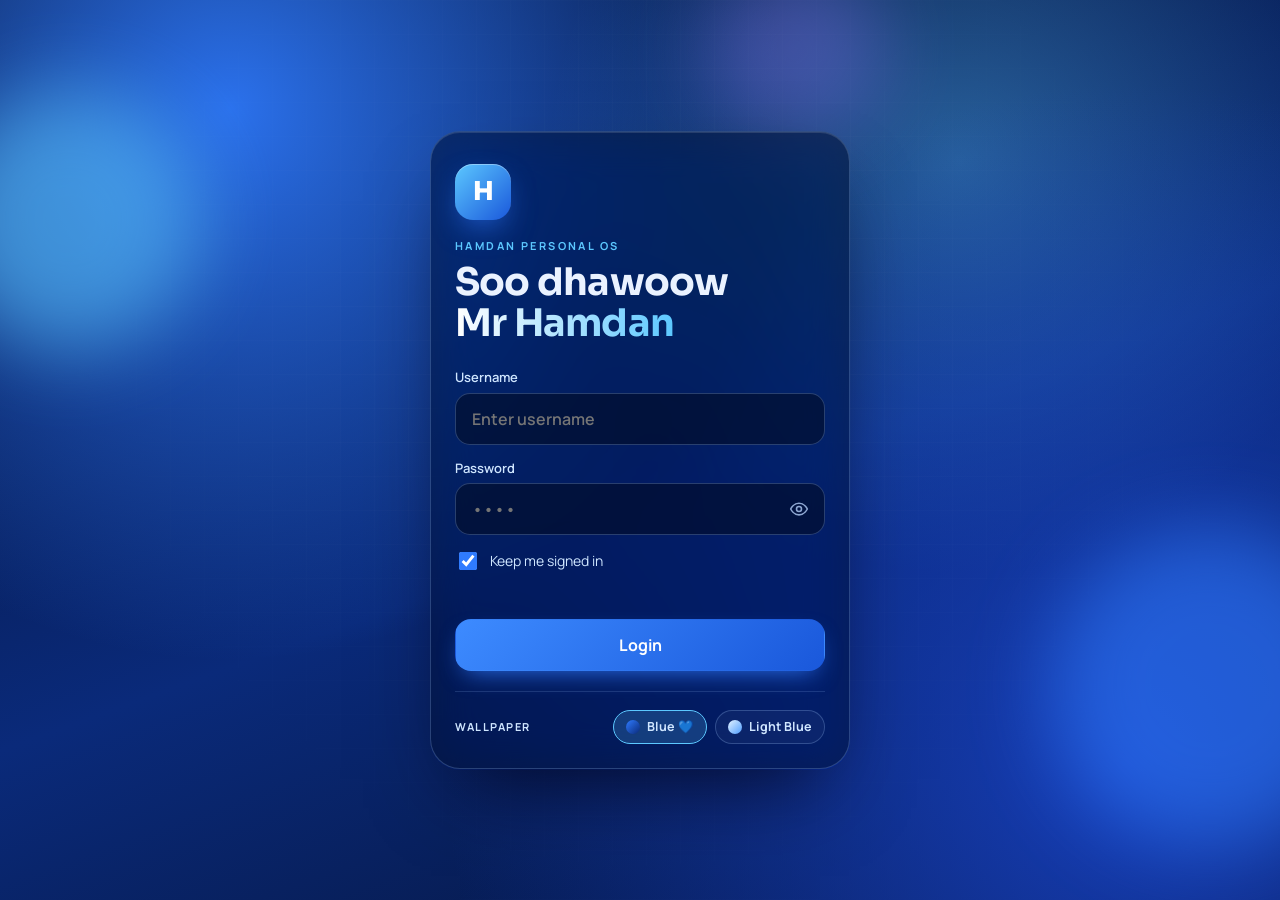
<file: index.html>
<!doctype html>
<html lang="en">
<head>
  <meta charset="utf-8">
  <meta name="viewport" content="width=device-width, initial-scale=1, viewport-fit=cover">
  <meta name="theme-color" content="#061434">
  <meta name="description" content="HAMDAN PERSONAL OS — personal finance dashboard for Mr Hamdan.">
  <meta name="mobile-web-app-capable" content="yes">
  <title>HAMDAN PERSONAL OS</title>
  <link rel="icon" href="icon.svg" type="image/svg+xml">
  <link rel="manifest" href="manifest.webmanifest">
  <link rel="preconnect" href="https://fonts.googleapis.com">
  <link rel="preconnect" href="https://fonts.gstatic.com" crossorigin>
  <link href="https://fonts.googleapis.com/css2?family=Manrope:wght@400;500;600;700;800&family=Sora:wght@500;600;700;800&display=swap" rel="stylesheet">
  <link rel="stylesheet" href="styles.css">
</head>
<body class="wp-blue">

  <!-- ============ LOGIN / WELCOME ============ -->
  <section id="login" class="login" aria-label="Login">
    <div class="wall" aria-hidden="true">
      <span class="orb o1"></span><span class="orb o2"></span><span class="orb o3"></span>
    </div>
    <div class="login-card" id="loginCard">
      <div class="logo-mark" aria-hidden="true">H</div>
      <p class="eyebrow">HAMDAN PERSONAL OS</p>
      <h1 class="welcome">Soo dhawoow<br><span>Mr Hamdan</span></h1>
      <form id="loginForm" class="login-form" autocomplete="on" novalidate>
        <label class="lfield">
          <span>Username</span>
          <input id="lu" name="username" autocomplete="username" autocapitalize="none" spellcheck="false" placeholder="Enter username" required>
        </label>
        <label class="lfield">
          <span>Password</span>
          <div class="pw">
            <input id="lp" name="password" type="password" inputmode="numeric" autocomplete="current-password" placeholder="••••" required>
            <button type="button" id="pwToggle" class="pw-toggle" aria-label="Show password"></button>
          </div>
        </label>
        <label class="check"><input type="checkbox" id="remember" checked> <span>Keep me signed in</span></label>
        <p id="loginErr" class="login-err" role="alert"></p>
        <button class="btn primary block lg" type="submit">Login</button>
      </form>
      <div class="wp-switch" role="group" aria-label="Welcome wallpaper">
        <span>Wallpaper</span>
        <button type="button" data-wp="blue" class="wp-chip"><i class="sw sw-blue"></i>Blue 💙</button>
        <button type="button" data-wp="light" class="wp-chip"><i class="sw sw-light"></i>Light Blue</button>
      </div>
    </div>
  </section>

  <!-- ============ AFTER-LOGIN SPLASH ============ -->
  <div id="splash" class="splash" hidden>
    <div class="splash-inner">
      <div class="logo-mark big" aria-hidden="true">H</div>
      <h2>Waad bilaawi kartaa xisaabta</h2>
      <p>HAMdan · Personal OS</p>
    </div>
  </div>

  <!-- ============ APP ============ -->
  <div id="app" class="app" hidden>
    <aside id="sidebar" class="sidebar" aria-label="Main navigation">
      <div class="brand">
        <div class="logo-mark sm" aria-hidden="true">H</div>
        <div><strong>HAMdan</strong><small>Personal OS</small></div>
      </div>
      <nav id="nav" class="nav"></nav>
      <button class="nav-item logout" id="logoutBtn" type="button"></button>
    </aside>
    <div class="scrim" id="scrim"></div>

    <main class="main">
      <header class="topbar">
        <button class="icon-btn only-mobile" id="menuBtn" type="button" aria-label="Open menu"></button>
        <div class="top-title">
          <span class="top-brand">HAMdan</span>
          <h2 id="pageTitle">Dashboard</h2>
        </div>
        <a class="btn sm" id="updateCenterLink" href="update-center.html" aria-label="Open GSG AI Update Center">Update Center</a>
        <button class="avatar sm" id="topAvatar" type="button" aria-label="Profile photo"></button>
      </header>
      <div id="view" class="view"></div>
    </main>

    <nav class="bottombar" id="bottombar" aria-label="Quick navigation"></nav>
    <button class="fab" id="fab" type="button" aria-label="Add"></button>
  </div>

  <!-- ============ MODAL ============ -->
  <div id="modal" class="modal" hidden>
    <div class="modal-card" role="dialog" aria-modal="true" aria-labelledby="modalTitle">
      <header class="modal-head">
        <h3 id="modalTitle"></h3>
        <button class="icon-btn" type="button" data-close aria-label="Close" id="modalX"></button>
      </header>
      <div id="modalBody" class="modal-body"></div>
    </div>
  </div>

  <div id="toasts" class="toasts" aria-live="polite"></div>
  <div id="print-area"></div>

  <input type="file" id="photoInput" accept="image/*" hidden>
  <input type="file" id="importInput" accept="application/json,.json" hidden>

  <script src="app.js"></script>
</body>
</html>
</file>
<file: styles.css>
/* ==========================================================
   HAMDAN PERSONAL OS — styles
   Mobile-first, dark navy + blue theme
   ========================================================== */
:root {
  --bg: #040b1c;
  --bg2: #071331;
  --panel: rgba(13, 30, 66, .72);
  --panel-solid: #0b1b3d;
  --panel2: #10265a;
  --line: rgba(126, 174, 255, .13);
  --line2: rgba(126, 174, 255, .26);
  --blue: #2f7bff;
  --blue2: #1a58db;
  --sky: #5cc8ff;
  --ice: #cfe6ff;
  --text: #eaf2ff;
  --muted: #8ea7d2;
  --green: #34d399;
  --red: #fb7185;
  --amber: #fbbf24;
  --violet: #8b7bff;
  --r: 20px;
  --r-sm: 13px;
  --shadow: 0 24px 60px -24px rgba(0, 6, 26, .9);
  --font: 'Manrope', system-ui, -apple-system, 'Segoe UI', Roboto, sans-serif;
  --display: 'Sora', var(--font);
  --ease: cubic-bezier(.2, .8, .2, 1);
  --safe-b: env(safe-area-inset-bottom, 0px);
}

* { box-sizing: border-box; }
html { -webkit-text-size-adjust: 100%; scroll-behavior: smooth; }
body {
  margin: 0; min-height: 100vh; min-height: 100dvh;
  font-family: var(--font); font-size: 15px; line-height: 1.45;
  color: var(--text); background: var(--bg);
  -webkit-font-smoothing: antialiased; -webkit-tap-highlight-color: transparent;
  overflow-x: hidden;
}
body::before {
  content: ''; position: fixed; inset: 0; z-index: -1; transition: background .6s;
  background:
    radial-gradient(1100px 600px at 105% -10%, rgba(47, 123, 255, .24), transparent 60%),
    radial-gradient(800px 500px at -15% 105%, rgba(92, 200, 255, .12), transparent 60%),
    linear-gradient(180deg, var(--bg2), var(--bg));
}
body.wp-light::before {
  background:
    radial-gradient(1100px 600px at 105% -10%, rgba(92, 200, 255, .32), transparent 60%),
    radial-gradient(800px 500px at -15% 105%, rgba(140, 200, 255, .16), transparent 60%),
    linear-gradient(180deg, #0a1d48, #061230);
}
[hidden] { display: none !important; }
button { font: inherit; color: inherit; cursor: pointer; border: 0; background: none; }
input, select, textarea { font: inherit; color: inherit; }
a { color: var(--sky); text-decoration: none; }
h1, h2, h3, h4 { font-family: var(--display); letter-spacing: -.02em; margin: 0; font-weight: 700; }
p { margin: 0; }
svg.i { width: 20px; height: 20px; flex: none; fill: none; stroke: currentColor; stroke-width: 1.9; stroke-linecap: round; stroke-linejoin: round; }
.muted { color: var(--muted); }
.num { font-variant-numeric: tabular-nums; }
.pos { color: var(--green); }
.neg { color: var(--red); }
.eyebrow { font-size: 11px; letter-spacing: .22em; text-transform: uppercase; font-weight: 700; color: var(--sky); }

/* ---------- logo ---------- */
.logo-mark {
  width: 56px; height: 56px; border-radius: 18px; display: grid; place-items: center;
  font-family: var(--display); font-weight: 800; font-size: 26px; color: #fff;
  background: linear-gradient(135deg, var(--sky), var(--blue2));
  box-shadow: 0 12px 30px -8px rgba(47, 123, 255, .7), inset 0 1px 0 rgba(255,255,255,.35);
}
.logo-mark.sm { width: 40px; height: 40px; border-radius: 13px; font-size: 19px; }
.logo-mark.big { width: 84px; height: 84px; border-radius: 26px; font-size: 40px; }

/* ---------- buttons ---------- */
.btn {
  display: inline-flex; align-items: center; justify-content: center; gap: 8px;
  min-height: 44px; padding: 0 18px; border-radius: 14px; font-weight: 700; font-size: 14px;
  background: rgba(126, 174, 255, .1); border: 1px solid var(--line2); color: var(--text);
  transition: transform .15s var(--ease), background .2s, box-shadow .2s, border-color .2s;
  white-space: nowrap; user-select: none;
}
.btn:hover { background: rgba(126, 174, 255, .18); }
.btn:active { transform: scale(.97); }
.btn.primary {
  border-color: transparent; color: #fff;
  background: linear-gradient(135deg, #3d8bff, var(--blue2));
  box-shadow: 0 10px 24px -10px rgba(47, 123, 255, .9);
}
.btn.primary:hover { background: linear-gradient(135deg, #5297ff, #2163e6); }
.btn.success { background: rgba(52, 211, 153, .14); border-color: rgba(52, 211, 153, .35); color: #a7f3d0; }
.btn.danger { background: rgba(251, 113, 133, .14); border-color: rgba(251, 113, 133, .4); color: #fecdd3; }
.btn.ghost { background: transparent; }
.btn.sm { min-height: 36px; padding: 0 12px; font-size: 13px; border-radius: 11px; }
.btn.lg { min-height: 52px; font-size: 16px; border-radius: 16px; }
.btn.block { width: 100%; }
.btn svg.i { width: 18px; height: 18px; }
.icon-btn {
  width: 40px; height: 40px; border-radius: 12px; display: grid; place-items: center;
  background: rgba(126, 174, 255, .08); border: 1px solid var(--line); transition: background .2s, transform .15s;
}
.icon-btn:hover { background: rgba(126, 174, 255, .16); }
.icon-btn:active { transform: scale(.94); }
.icon-btn.sm { width: 34px; height: 34px; border-radius: 10px; }
.icon-btn.sm svg.i { width: 17px; height: 17px; }
.icon-btn.danger { color: var(--red); }

/* ==========================================================
   LOGIN + WALLPAPERS
   ========================================================== */
.login { position: fixed; inset: 0; z-index: 20; display: grid; place-items: center; padding: 24px 18px calc(24px + var(--safe-b)); overflow-y: auto; }
.wall, .hero-wall { position: absolute; inset: 0; overflow: hidden; transition: background .7s; }
.wall { position: fixed; }
.wp-blue .wall, .wp-blue .hero-wall {
  background:
    radial-gradient(circle at 18% 12%, rgba(47, 123, 255, .9) 0, transparent 42%),
    radial-gradient(circle at 88% 85%, rgba(23, 64, 190, .95) 0, transparent 50%),
    radial-gradient(circle at 75% 18%, rgba(92, 200, 255, .38) 0, transparent 34%),
    linear-gradient(160deg, #030d2a 0%, #0a2a7a 55%, #051338 100%);
}
.wp-light .wall, .wp-light .hero-wall {
  background:
    radial-gradient(circle at 15% 18%, rgba(255, 255, 255, .9) 0, transparent 40%),
    radial-gradient(circle at 85% 80%, rgba(47, 123, 255, .65) 0, transparent 52%),
    radial-gradient(circle at 70% 15%, rgba(190, 232, 255, .9) 0, transparent 35%),
    linear-gradient(160deg, #e3f2ff 0%, #9fd3ff 48%, #4f9dff 100%);
}
.wall::after, .hero-wall::after {
  content: ''; position: absolute; inset: 0; opacity: .5;
  background-image: linear-gradient(rgba(255,255,255,.05) 1px, transparent 1px), linear-gradient(90deg, rgba(255,255,255,.05) 1px, transparent 1px);
  background-size: 34px 34px;
  mask-image: radial-gradient(circle at 50% 40%, #000, transparent 75%);
  -webkit-mask-image: radial-gradient(circle at 50% 40%, #000, transparent 75%);
}
.orb { position: absolute; border-radius: 50%; filter: blur(40px); opacity: .55; animation: float 14s ease-in-out infinite; }
.o1 { width: 260px; height: 260px; left: -60px; top: 10%; background: #5cc8ff; }
.o2 { width: 320px; height: 320px; right: -90px; bottom: 6%; background: #2f7bff; animation-delay: -5s; }
.o3 { width: 180px; height: 180px; left: 55%; top: -40px; background: #8b7bff; animation-delay: -9s; opacity: .35; }
.wp-light .o1 { background: #ffffff; } .wp-light .o3 { background: #bfe6ff; }
@keyframes float { 0%, 100% { transform: translate(0, 0) scale(1); } 50% { transform: translate(30px, -26px) scale(1.08); } }

.login-card {
  position: relative; width: min(420px, 100%); padding: 32px 24px 24px; border-radius: 30px;
  background: rgba(5, 16, 44, .58); border: 1px solid rgba(160, 200, 255, .24);
  backdrop-filter: blur(22px) saturate(150%); -webkit-backdrop-filter: blur(22px) saturate(150%);
  box-shadow: 0 40px 80px -30px rgba(0, 0, 20, .8), inset 0 1px 0 rgba(255,255,255,.12);
  animation: rise .8s var(--ease) both;
}
.login-card .logo-mark { margin-bottom: 18px; }
.welcome { font-size: clamp(30px, 8vw, 38px); line-height: 1.08; margin: 8px 0 24px; }
.welcome span { background: linear-gradient(90deg, #fff, var(--sky)); -webkit-background-clip: text; background-clip: text; color: transparent; }
.login-form { display: grid; gap: 14px; }
.lfield { display: grid; gap: 6px; font-size: 13px; font-weight: 600; color: var(--ice); }
.lfield input {
  width: 100%; height: 52px; padding: 0 16px; border-radius: 15px; font-size: 16px;
  background: rgba(2, 10, 32, .55); border: 1px solid rgba(160, 200, 255, .25); outline: none; transition: border-color .2s, box-shadow .2s;
}
.lfield input:focus { border-color: var(--sky); box-shadow: 0 0 0 4px rgba(92, 200, 255, .18); }
.pw { position: relative; }
.pw input { padding-right: 52px; }
.pw-toggle { position: absolute; right: 6px; top: 6px; width: 40px; height: 40px; border-radius: 11px; display: grid; place-items: center; color: var(--muted); }
.check { display: flex; align-items: center; gap: 10px; font-size: 14px; color: var(--ice); }
.check input { width: 18px; height: 18px; accent-color: var(--blue); }
.login-err { min-height: 18px; font-size: 13px; color: #fecdd3; font-weight: 600; }
.wp-switch { display: flex; align-items: center; flex-wrap: wrap; gap: 8px; margin-top: 20px; padding-top: 18px; border-top: 1px solid rgba(160, 200, 255, .16); font-size: 12px; color: var(--ice); }
.wp-switch > span { margin-right: auto; text-transform: uppercase; letter-spacing: .14em; font-weight: 700; font-size: 11px; }
.wp-chip { display: inline-flex; align-items: center; gap: 7px; height: 34px; padding: 0 12px; border-radius: 999px; border: 1px solid rgba(160, 200, 255, .25); font-weight: 700; font-size: 12.5px; background: rgba(255,255,255,.04); transition: all .2s; }
.wp-chip.active { background: rgba(92, 200, 255, .2); border-color: var(--sky); }
.sw { width: 14px; height: 14px; border-radius: 50%; display: inline-block; }
.sw-blue { background: linear-gradient(135deg, #2f7bff, #0a2a7a); }
.sw-light { background: linear-gradient(135deg, #e3f2ff, #4f9dff); }

/* Light wallpaper login card */
.wp-light .login-card { background: rgba(255, 255, 255, .55); border-color: rgba(255, 255, 255, .8); color: #0a1f4d; }
.wp-light .login-card .eyebrow { color: #1a58db; }
.wp-light .welcome span { background: linear-gradient(90deg, #0a1f4d, #1a58db); -webkit-background-clip: text; background-clip: text; }
.wp-light .lfield, .wp-light .check, .wp-light .wp-switch { color: #173a7a; }
.wp-light .lfield input { background: rgba(255, 255, 255, .8); border-color: rgba(26, 88, 219, .25); color: #0a1f4d; }
.wp-light .lfield input::placeholder { color: #7a93c2; }
.wp-light .wp-chip { border-color: rgba(26, 88, 219, .25); }
.wp-light .wp-chip.active { background: rgba(47, 123, 255, .16); border-color: #2f7bff; }
.wp-light .login-err { color: #be123c; }
.wp-light .wp-switch { border-top-color: rgba(26, 88, 219, .18); }

.shake { animation: shake .45s; }
@keyframes shake { 20%, 60% { transform: translateX(-9px); } 40%, 80% { transform: translateX(9px); } }
@keyframes rise { from { opacity: 0; transform: translateY(24px) scale(.98); } to { opacity: 1; transform: none; } }

/* ---------- splash ---------- */
.splash { position: fixed; inset: 0; z-index: 60; display: grid; place-items: center; text-align: center; padding: 24px; background: radial-gradient(circle at 50% 40%, #12357f, #040b1c 70%); animation: fadeIn .4s both; }
.splash.out { animation: fadeOut .5s both; }
.splash-inner { display: grid; justify-items: center; gap: 18px; }
.splash .logo-mark { animation: pop .8s var(--ease) both; }
.splash h2 { font-size: clamp(26px, 7vw, 40px); max-width: 14ch; line-height: 1.15; animation: rise .8s .2s var(--ease) both; background: linear-gradient(90deg, #fff, var(--sky)); -webkit-background-clip: text; background-clip: text; color: transparent; }
.splash p { color: var(--muted); letter-spacing: .2em; text-transform: uppercase; font-size: 12px; font-weight: 700; animation: rise .8s .35s var(--ease) both; }
@keyframes pop { 0% { transform: scale(.3) rotate(-20deg); opacity: 0; } 70% { transform: scale(1.1); } 100% { transform: none; opacity: 1; } }
@keyframes fadeIn { from { opacity: 0; } }
@keyframes fadeOut { to { opacity: 0; visibility: hidden; } }

/* ==========================================================
   APP SHELL
   ========================================================== */
.app { min-height: 100dvh; }
.sidebar {
  position: fixed; z-index: 40; top: 0; bottom: 0; left: 0; width: 280px; padding: 20px 14px calc(16px + var(--safe-b));
  display: flex; flex-direction: column; gap: 14px;
  background: linear-gradient(180deg, #08173a, #050e26); border-right: 1px solid var(--line);
  transform: translateX(-102%); transition: transform .35s var(--ease); overflow-y: auto;
}
.sidebar.open { transform: none; box-shadow: 30px 0 60px rgba(0,0,0,.5); }
.scrim { position: fixed; inset: 0; z-index: 35; background: rgba(1, 5, 18, .6); backdrop-filter: blur(3px); opacity: 0; pointer-events: none; transition: opacity .3s; }
.scrim.show { opacity: 1; pointer-events: auto; }
.brand { display: flex; align-items: center; gap: 12px; padding: 4px 8px 14px; border-bottom: 1px solid var(--line); }
.brand strong { display: block; font-family: var(--display); font-size: 20px; letter-spacing: -.01em; }
.brand small { display: block; color: var(--muted); font-size: 11px; letter-spacing: .2em; text-transform: uppercase; font-weight: 700; }
.nav { display: grid; gap: 3px; }
.nav-item {
  display: flex; align-items: center; gap: 12px; width: 100%; padding: 11px 12px; border-radius: 13px;
  color: var(--muted); font-weight: 600; font-size: 14.5px; text-align: left; transition: background .2s, color .2s;
}
.nav-item:hover { background: rgba(126, 174, 255, .08); color: var(--text); }
.nav-item.active { color: #fff; background: linear-gradient(90deg, rgba(47, 123, 255, .32), rgba(47, 123, 255, .06)); box-shadow: inset 3px 0 0 var(--sky); }
.nav-item .badge { margin-left: auto; min-width: 22px; height: 22px; padding: 0 7px; border-radius: 99px; background: rgba(251, 113, 133, .2); color: #fecdd3; font-size: 11.5px; display: grid; place-items: center; font-weight: 800; }
.logout { margin-top: auto; color: #fecdd3; }

.main { padding-bottom: calc(96px + var(--safe-b)); }
.topbar {
  position: sticky; top: 0; z-index: 30; display: flex; align-items: center; gap: 12px;
  padding: 12px 16px; background: rgba(4, 11, 28, .72); backdrop-filter: blur(16px); -webkit-backdrop-filter: blur(16px);
  border-bottom: 1px solid var(--line);
}
.top-title { flex: 1; min-width: 0; }
.top-brand { display: block; font-size: 11px; font-weight: 800; letter-spacing: .22em; text-transform: uppercase; color: var(--sky); }
.top-title h2 { font-size: 18px; white-space: nowrap; overflow: hidden; text-overflow: ellipsis; }

.avatar { position: relative; border-radius: 50%; overflow: hidden; display: grid; place-items: center; background: linear-gradient(135deg, var(--sky), var(--blue2)); color: #fff; font-family: var(--display); font-weight: 800; flex: none; }
.avatar img { width: 100%; height: 100%; object-fit: cover; }
.avatar.sm { width: 40px; height: 40px; font-size: 16px; border: 2px solid rgba(92, 200, 255, .5); }
.avatar.xl { width: 92px; height: 92px; font-size: 38px; border: 3px solid rgba(255, 255, 255, .85); box-shadow: 0 14px 34px -10px rgba(0, 10, 50, .8); overflow: visible; }
.avatar.xl img, .avatar.xl .initials { border-radius: 50%; overflow: hidden; width: 100%; height: 100%; display: grid; place-items: center; }
.avatar .cam { position: absolute; right: -4px; bottom: -2px; width: 32px; height: 32px; border-radius: 50%; display: grid; place-items: center; background: var(--blue); border: 3px solid #fff; color: #fff; }
.avatar .cam svg.i { width: 15px; height: 15px; }

.view { padding: 18px 16px; max-width: 1180px; margin: 0 auto; display: grid; gap: 16px; }
.view.enter > * { animation: rise .5s var(--ease) both; }
.view.enter > *:nth-child(2) { animation-delay: .04s; }
.view.enter > *:nth-child(3) { animation-delay: .08s; }
.view.enter > *:nth-child(4) { animation-delay: .12s; }
.view.enter > *:nth-child(5) { animation-delay: .16s; }
.view.enter > *:nth-child(n+6) { animation-delay: .2s; }

.bottombar {
  position: fixed; z-index: 30; left: 10px; right: 10px; bottom: calc(10px + var(--safe-b));
  display: grid; grid-template-columns: repeat(5, 1fr); padding: 6px; border-radius: 22px;
  background: rgba(8, 22, 54, .86); border: 1px solid var(--line2);
  backdrop-filter: blur(18px); -webkit-backdrop-filter: blur(18px); box-shadow: var(--shadow);
}
.bb-item { display: grid; justify-items: center; gap: 3px; padding: 8px 2px 6px; border-radius: 16px; color: var(--muted); font-size: 10.5px; font-weight: 700; transition: color .2s, background .2s; }
.bb-item.active { color: #fff; background: rgba(47, 123, 255, .25); }
.bb-item svg.i { width: 22px; height: 22px; }
.fab {
  position: fixed; z-index: 31; right: 18px; bottom: calc(92px + var(--safe-b)); width: 58px; height: 58px; border-radius: 20px;
  display: grid; place-items: center; color: #fff; background: linear-gradient(135deg, var(--sky), var(--blue2));
  box-shadow: 0 16px 34px -10px rgba(47, 123, 255, .95); transition: transform .2s var(--ease);
}
.fab:active { transform: scale(.92); }
.fab svg.i { width: 26px; height: 26px; stroke-width: 2.4; }

/* ==========================================================
   COMPONENTS
   ========================================================== */
.card { background: var(--panel); border: 1px solid var(--line); border-radius: var(--r); padding: 18px; box-shadow: var(--shadow); backdrop-filter: blur(10px); -webkit-backdrop-filter: blur(10px); min-width: 0; }
.card-head { display: flex; align-items: center; justify-content: space-between; gap: 10px; margin-bottom: 14px; }
.card-head h3 { font-size: 16px; }
.card-head a { font-size: 13px; font-weight: 700; }
.grid { display: grid; gap: 12px; }
.stats { grid-template-columns: repeat(2, 1fr); }
.two { grid-template-columns: 1fr; }

.page-head { display: flex; flex-wrap: wrap; align-items: flex-end; justify-content: space-between; gap: 12px; }
.page-head h1 { font-size: 26px; }
.page-head p { color: var(--muted); margin-top: 4px; font-size: 14px; }
.page-head .actions { display: flex; gap: 8px; flex-wrap: wrap; }

.stat { position: relative; overflow: hidden; padding: 16px; border-radius: var(--r); background: var(--panel); border: 1px solid var(--line); box-shadow: var(--shadow); }
.stat::after { content: ''; position: absolute; right: -30px; top: -30px; width: 110px; height: 110px; border-radius: 50%; background: var(--tone, var(--blue)); opacity: .14; filter: blur(4px); }
.stat .s-ico { width: 36px; height: 36px; border-radius: 12px; display: grid; place-items: center; background: color-mix(in srgb, var(--tone, var(--blue)) 20%, transparent); color: var(--tone, var(--blue)); margin-bottom: 12px; }
.stat .s-ico svg.i { width: 19px; height: 19px; }
.stat span { display: block; font-size: 12.5px; color: var(--muted); font-weight: 600; }
.stat strong { display: block; font-family: var(--display); font-size: clamp(18px, 5vw, 24px); margin-top: 2px; font-variant-numeric: tabular-nums; letter-spacing: -.02em; overflow-wrap: anywhere; }

/* hero */
.hero { position: relative; overflow: hidden; border-radius: 26px; padding: 22px 18px 18px; min-height: 210px; display: flex; flex-direction: column; justify-content: space-between; gap: 22px; box-shadow: var(--shadow); border: 1px solid var(--line2); }
.hero-inner, .hero-balance { position: relative; z-index: 1; }
.hero-inner { display: flex; align-items: center; gap: 16px; }
.hero h1 { font-size: clamp(24px, 6.5vw, 34px); line-height: 1.1; margin: 4px 0; }
.hero .hero-date { color: rgba(234, 242, 255, .8); font-size: 13.5px; font-weight: 600; }
.hero-balance { display: flex; align-items: flex-end; justify-content: space-between; gap: 12px; flex-wrap: wrap; padding: 14px 16px; border-radius: 18px; background: rgba(3, 12, 40, .38); border: 1px solid rgba(255,255,255,.14); backdrop-filter: blur(10px); -webkit-backdrop-filter: blur(10px); }
.hero-balance span { font-size: 12px; text-transform: uppercase; letter-spacing: .16em; font-weight: 700; color: rgba(234, 242, 255, .75); }
.hero-balance strong { display: block; font-family: var(--display); font-size: clamp(26px, 8vw, 36px); font-variant-numeric: tabular-nums; }
.hero-brand { font-family: var(--display); font-weight: 800; font-size: 13px; letter-spacing: .3em; text-transform: uppercase; opacity: .8; }
.wp-light .hero { color: #0a1f4d; }
.wp-light .hero .eyebrow { color: #1a58db; }
.wp-light .hero .hero-date { color: #24427e; }
.wp-light .hero-balance { background: rgba(255, 255, 255, .45); border-color: rgba(255,255,255,.7); }
.wp-light .hero-balance span { color: #24427e; }

/* target ring */
.target-card { display: flex; align-items: center; gap: 18px; }
.ring { position: relative; width: 128px; height: 128px; flex: none; }
.ring svg { width: 100%; height: 100%; transform: rotate(-90deg); }
.ring .track { stroke: rgba(126, 174, 255, .14); }
.ring .bar { stroke: url(#ringGrad); stroke-linecap: round; animation: ring 1.4s var(--ease) both; }
@keyframes ring { from { stroke-dashoffset: var(--c); } }
.ring .center { position: absolute; inset: 0; display: grid; place-content: center; text-align: center; }
.ring .center strong { font-family: var(--display); font-size: 24px; }
.ring .center small { color: var(--muted); font-size: 11px; font-weight: 700; letter-spacing: .1em; text-transform: uppercase; }
.target-info h3 { font-size: 15px; color: var(--muted); font-weight: 600; font-family: var(--font); }
.target-info .big { font-family: var(--display); font-size: 28px; font-weight: 700; margin: 2px 0 6px; }
.target-info p { font-size: 13.5px; color: var(--muted); margin-bottom: 12px; }

/* bars chart */
.bars { display: grid; grid-template-columns: repeat(7, 1fr); align-items: end; gap: 8px; height: 150px; padding-top: 8px; }
.bar-col { display: grid; grid-template-rows: 1fr auto; height: 100%; gap: 6px; }
.bar-pair { display: flex; align-items: flex-end; justify-content: center; gap: 3px; height: 100%; }
.bar-pair i { width: 40%; max-width: 14px; min-height: 3px; border-radius: 6px 6px 3px 3px; animation: grow .9s var(--ease) both; transform-origin: bottom; }
.bar-pair i.in { background: linear-gradient(180deg, var(--sky), var(--blue)); }
.bar-pair i.out { background: linear-gradient(180deg, #fda4af, #e11d48); opacity: .85; }
.bar-col small { text-align: center; color: var(--muted); font-size: 11px; font-weight: 700; }
@keyframes grow { from { transform: scaleY(0); } }
.legend { display: flex; gap: 14px; font-size: 12px; color: var(--muted); font-weight: 600; }
.legend i { display: inline-block; width: 10px; height: 10px; border-radius: 3px; margin-right: 6px; vertical-align: -1px; }

/* quick actions */
.quick { display: grid; grid-template-columns: repeat(4, 1fr); gap: 10px; }
.q-btn { display: grid; justify-items: center; gap: 8px; padding: 14px 4px; border-radius: 16px; background: rgba(126, 174, 255, .06); border: 1px solid var(--line); font-size: 12px; font-weight: 700; color: var(--ice); transition: transform .15s, background .2s; text-align: center; }
.q-btn:active { transform: scale(.95); }
.q-btn:hover { background: rgba(126, 174, 255, .13); }
.q-btn .qi { width: 42px; height: 42px; border-radius: 14px; display: grid; place-items: center; background: color-mix(in srgb, var(--tone, var(--blue)) 22%, transparent); color: var(--tone, var(--sky)); }

/* lists */
.list { display: grid; gap: 8px; }
.row { display: flex; align-items: center; gap: 12px; padding: 12px; border-radius: 15px; background: rgba(126, 174, 255, .045); border: 1px solid var(--line); transition: background .2s; min-width: 0; }
.row:hover { background: rgba(126, 174, 255, .09); }
.row .r-ico { width: 40px; height: 40px; border-radius: 13px; display: grid; place-items: center; flex: none; }
.row .r-ico.in { background: rgba(52, 211, 153, .14); color: var(--green); }
.row .r-ico.out { background: rgba(251, 113, 133, .14); color: var(--red); }
.row .r-ico.blue { background: rgba(47, 123, 255, .18); color: var(--sky); }
.row .r-main { flex: 1; min-width: 0; }
.row .r-main strong { display: block; font-size: 14.5px; white-space: nowrap; overflow: hidden; text-overflow: ellipsis; }
.row .r-main small { display: block; color: var(--muted); font-size: 12.5px; white-space: nowrap; overflow: hidden; text-overflow: ellipsis; }
.row .r-amt { font-family: var(--display); font-weight: 700; font-variant-numeric: tabular-nums; white-space: nowrap; font-size: 15px; }
.row .r-acts { display: flex; gap: 6px; }
.group-label { font-size: 12px; font-weight: 800; color: var(--muted); letter-spacing: .12em; text-transform: uppercase; margin: 10px 2px 2px; display: flex; justify-content: space-between; }
.empty { text-align: center; padding: 30px 16px; color: var(--muted); }
.empty .e-ico { width: 56px; height: 56px; margin: 0 auto 12px; border-radius: 18px; display: grid; place-items: center; background: rgba(47, 123, 255, .12); color: var(--sky); }
.empty strong { display: block; color: var(--text); font-size: 15px; margin-bottom: 4px; }

/* accounts */
.acc-grid { display: grid; grid-template-columns: 1fr; gap: 12px; }
.acc { position: relative; overflow: hidden; border-radius: 22px; padding: 18px; min-height: 160px; display: flex; flex-direction: column; justify-content: space-between; gap: 14px; border: 1px solid rgba(255,255,255,.12); box-shadow: var(--shadow);
  background: radial-gradient(circle at 100% 0, color-mix(in srgb, var(--c) 70%, transparent), transparent 60%), linear-gradient(140deg, color-mix(in srgb, var(--c) 35%, #0b1b3d), #081633); }
.acc::after { content: ''; position: absolute; right: -40px; bottom: -60px; width: 180px; height: 180px; border-radius: 50%; border: 26px solid rgba(255,255,255,.05); }
.acc-top { display: flex; justify-content: space-between; align-items: flex-start; gap: 10px; position: relative; z-index: 1; }
.acc-top small { display: block; font-size: 11px; letter-spacing: .18em; text-transform: uppercase; font-weight: 800; opacity: .7; }
.acc-top h3 { font-size: 18px; margin-top: 2px; }
.acc-bal { position: relative; z-index: 1; }
.acc-bal strong { font-family: var(--display); font-size: 28px; font-variant-numeric: tabular-nums; display: block; }
.acc-bal span { font-size: 12.5px; opacity: .75; }
.acc-foot { position: relative; z-index: 1; display: flex; gap: 8px; flex-wrap: wrap; }
.acc .btn { background: rgba(255,255,255,.1); border-color: rgba(255,255,255,.18); }

/* filters */
.filters { display: grid; gap: 10px; }
.chips { display: flex; gap: 6px; flex-wrap: wrap; }
.chip { height: 36px; padding: 0 14px; border-radius: 99px; border: 1px solid var(--line2); font-size: 13px; font-weight: 700; color: var(--muted); transition: all .2s; }
.chip.active { background: var(--blue); border-color: var(--blue); color: #fff; }
.filter-row { display: grid; grid-template-columns: 1fr 1fr; gap: 8px; }
.filter-row .full { grid-column: 1 / -1; }

/* forms */
.form { display: flex; flex-wrap: wrap; gap: 14px; }
.field { display: grid; gap: 6px; width: 100%; }
.field.half { width: calc(50% - 7px); }
.field .label, .label { font-size: 12.5px; font-weight: 700; color: var(--muted); letter-spacing: .02em; }
.input, .field input, .field select, .field textarea, .filters input, .filters select {
  width: 100%; min-height: 46px; padding: 10px 14px; border-radius: 13px; font-size: 16px;
  background: rgba(2, 10, 32, .55); border: 1px solid var(--line2); outline: none; transition: border-color .2s, box-shadow .2s;
  color-scheme: dark;
}
.field textarea { resize: vertical; min-height: 110px; line-height: 1.5; }
.field input[type=color] { padding: 4px; height: 46px; cursor: pointer; }
.input:focus, .field input:focus, .field select:focus, .field textarea:focus, .filters input:focus, .filters select:focus { border-color: var(--sky); box-shadow: 0 0 0 4px rgba(92, 200, 255, .16); }
select option { background: #0b1b3d; }
.seg { display: grid; grid-auto-flow: column; grid-auto-columns: 1fr; gap: 4px; padding: 4px; border-radius: 14px; background: rgba(2, 10, 32, .55); border: 1px solid var(--line2); }
.seg input { position: absolute; opacity: 0; pointer-events: none; }
.seg span { display: grid; place-items: center; height: 40px; border-radius: 10px; font-weight: 700; font-size: 14px; color: var(--muted); cursor: pointer; transition: all .2s; }
.seg input:checked + span { background: var(--blue); color: #fff; box-shadow: 0 6px 16px -6px rgba(47, 123, 255, .8); }
.seg input[value=expense]:checked + span { background: #e11d48; box-shadow: 0 6px 16px -6px rgba(225, 29, 72, .8); }
.seg input[value=income]:checked + span { background: #059669; box-shadow: 0 6px 16px -6px rgba(5, 150, 105, .8); }
.form-actions { display: flex; gap: 10px; justify-content: flex-end; width: 100%; margin-top: 4px; }
.form-actions .btn { flex: 1; }
@media (min-width: 560px) { .form-actions .btn { flex: none; min-width: 120px; } }

/* modal */
.modal { position: fixed; inset: 0; z-index: 70; display: flex; align-items: flex-end; justify-content: center; background: rgba(1, 5, 18, .66); backdrop-filter: blur(4px); animation: fadeIn .25s both; }
.modal-card { width: 100%; max-height: 92dvh; display: flex; flex-direction: column; border-radius: 26px 26px 0 0; background: linear-gradient(180deg, #0e2250, #091838); border: 1px solid var(--line2); box-shadow: 0 -20px 60px rgba(0,0,0,.5); animation: sheet .4s var(--ease) both; }
.modal-card.wide { max-width: 760px; }
.modal-head { display: flex; align-items: center; justify-content: space-between; gap: 12px; padding: 18px 18px 12px; border-bottom: 1px solid var(--line); }
.modal-head h3 { font-size: 18px; }
.modal-body { padding: 16px 18px calc(18px + var(--safe-b)); overflow-y: auto; }
.modal-body > p { color: var(--ice); margin-bottom: 18px; }
@keyframes sheet { from { transform: translateY(100%); } }

/* toasts */
.toasts { position: fixed; z-index: 90; left: 12px; right: 12px; top: calc(12px + env(safe-area-inset-top, 0px)); display: grid; gap: 8px; justify-items: center; pointer-events: none; }
.toast { pointer-events: auto; display: flex; align-items: center; gap: 12px; max-width: 460px; width: max-content; padding: 12px 14px 12px 16px; border-radius: 15px; font-size: 14px; font-weight: 600; background: #0f2a63; border: 1px solid var(--line2); box-shadow: var(--shadow); animation: toastIn .35s var(--ease) both; }
.toast::before { content: ''; width: 8px; height: 8px; border-radius: 50%; background: var(--sky); flex: none; box-shadow: 0 0 10px var(--sky); }
.toast.error::before { background: var(--red); box-shadow: 0 0 10px var(--red); }
.toast.success::before { background: var(--green); box-shadow: 0 0 10px var(--green); }
.toast button { color: var(--sky); font-weight: 800; padding: 4px 8px; border-radius: 8px; background: rgba(92, 200, 255, .12); }
.toast.out { animation: toastOut .3s both; }
@keyframes toastIn { from { opacity: 0; transform: translateY(-14px) scale(.96); } }
@keyframes toastOut { to { opacity: 0; transform: translateY(-10px); } }

/* investments */
.inv-grid { display: grid; gap: 10px; }
.inv { padding: 16px; border-radius: 18px; background: rgba(126, 174, 255, .05); border: 1px solid var(--line); display: grid; gap: 12px; }
.inv-top { display: flex; justify-content: space-between; gap: 10px; align-items: flex-start; }
.inv-top h4 { font-size: 16px; }
.inv-top small { color: var(--muted); font-size: 12.5px; }
.inv-nums { display: grid; grid-template-columns: repeat(3, 1fr); gap: 8px; }
.inv-nums div { padding: 10px; border-radius: 12px; background: rgba(2, 10, 32, .4); }
.inv-nums span { display: block; font-size: 11px; color: var(--muted); font-weight: 700; text-transform: uppercase; letter-spacing: .06em; }
.inv-nums strong { font-family: var(--display); font-size: 14.5px; font-variant-numeric: tabular-nums; overflow-wrap: anywhere; }
.inv p.note { font-size: 13.5px; color: var(--ice); opacity: .85; }
.tag { display: inline-flex; align-items: center; height: 24px; padding: 0 10px; border-radius: 99px; font-size: 11.5px; font-weight: 800; background: rgba(92, 200, 255, .14); color: var(--sky); white-space: nowrap; }
.tag.green { background: rgba(52, 211, 153, .14); color: var(--green); }
.tag.red { background: rgba(251, 113, 133, .14); color: var(--red); }
.tag.amber { background: rgba(251, 191, 36, .14); color: var(--amber); }
.tag.violet { background: rgba(139, 123, 255, .18); color: #c4b5fd; }

/* calculator */
.calc-wrap { display: grid; gap: 16px; }
.calc { padding: 16px; border-radius: 26px; background: linear-gradient(180deg, #0d2250, #081634); border: 1px solid var(--line2); box-shadow: var(--shadow); max-width: 440px; width: 100%; margin: 0 auto; }
.calc-screen { padding: 18px 16px; border-radius: 18px; background: rgba(1, 6, 22, .6); border: 1px solid var(--line); text-align: right; margin-bottom: 14px; min-height: 112px; display: grid; align-content: end; gap: 4px; overflow: hidden; }
.calc-screen .expr { color: var(--muted); font-size: 17px; min-height: 24px; word-break: break-all; font-variant-numeric: tabular-nums; }
.calc-screen .res { font-family: var(--display); font-size: clamp(34px, 11vw, 46px); font-weight: 700; word-break: break-all; line-height: 1.1; font-variant-numeric: tabular-nums; }
.keys { display: grid; grid-template-columns: repeat(4, 1fr); gap: 10px; }
.key { height: 64px; border-radius: 18px; font-size: 22px; font-weight: 700; background: rgba(126, 174, 255, .08); border: 1px solid var(--line); transition: transform .1s, background .15s; font-family: var(--display); }
.key:active, .key.pressed { transform: scale(.93); background: rgba(126, 174, 255, .2); }
.key.op { color: var(--sky); background: rgba(47, 123, 255, .16); }
.key.fn { color: var(--ice); background: rgba(126, 174, 255, .14); font-size: 18px; }
.key.eq { background: linear-gradient(135deg, var(--sky), var(--blue2)); color: #fff; border: 0; box-shadow: 0 10px 22px -10px rgba(47, 123, 255, .9); }
.calc-save { display: grid; grid-template-columns: 1fr 1fr; gap: 8px; margin-top: 12px; }
.hist .row { cursor: pointer; }

/* notes */
.note-card { padding: 16px; border-radius: 18px; background: rgba(126, 174, 255, .05); border: 1px solid var(--line); display: grid; gap: 8px; border-left: 4px solid var(--nc, var(--blue)); }
.note-card h4 { font-size: 16px; }
.note-card p { white-space: pre-wrap; color: var(--ice); font-size: 14px; overflow-wrap: anywhere; }
.note-card .n-foot { display: flex; align-items: center; justify-content: space-between; gap: 8px; }

/* calendar */
.cal-head { display: flex; align-items: center; justify-content: space-between; gap: 10px; margin-bottom: 14px; }
.cal-head h3 { font-size: 18px; text-align: center; flex: 1; }
.cal-grid { display: grid; grid-template-columns: repeat(7, 1fr); gap: 5px; }
.cal-dow { text-align: center; font-size: 11px; font-weight: 800; color: var(--muted); letter-spacing: .08em; padding: 4px 0; }
.cal-day { position: relative; aspect-ratio: 1 / 1.05; border-radius: 12px; padding: 6px 4px 4px; display: flex; flex-direction: column; align-items: center; gap: 3px; background: rgba(126, 174, 255, .04); border: 1px solid transparent; font-weight: 700; font-size: 14px; transition: background .15s, border-color .15s; min-width: 0; }
.cal-day:hover { background: rgba(126, 174, 255, .1); }
.cal-day.other { opacity: .3; }
.cal-day.today { border-color: var(--sky); color: var(--sky); }
.cal-day.sel { background: var(--blue); color: #fff; border-color: var(--blue); }
.cal-dots { display: flex; gap: 3px; justify-content: center; flex-wrap: wrap; margin-top: auto; }
.cal-dots i { width: 6px; height: 6px; border-radius: 50%; }
.cal-dots .d-in { background: var(--green); } .cal-dots .d-out { background: var(--red); } .cal-dots .d-note { background: var(--sky); } .cal-dots .d-bill { background: var(--amber); }
.cal-day.sel .cal-dots i { box-shadow: 0 0 0 1.5px #fff; }
.cal-amt { font-size: 9.5px; font-weight: 700; color: var(--muted); display: none; }

/* bills */
.bill-items { display: grid; gap: 8px; width: 100%; }
.bill-item { display: grid; grid-template-columns: 1fr 64px 92px 36px; gap: 6px; align-items: center; }
.bill-item input { min-height: 42px !important; padding: 8px 10px !important; font-size: 15px !important; }
.bill-head { display: grid; grid-template-columns: 1fr 64px 92px 36px; gap: 6px; font-size: 11px; font-weight: 800; color: var(--muted); text-transform: uppercase; letter-spacing: .06em; }
.bill-total { width: 100%; display: grid; gap: 6px; padding: 14px; border-radius: 14px; background: rgba(47, 123, 255, .1); border: 1px solid var(--line2); }
.bill-total div { display: flex; justify-content: space-between; font-size: 14px; }
.bill-total div.grand { font-family: var(--display); font-size: 20px; font-weight: 700; padding-top: 6px; border-top: 1px dashed var(--line2); }

/* settings */
.set-row { display: flex; align-items: center; justify-content: space-between; gap: 12px; flex-wrap: wrap; padding: 14px 0; border-bottom: 1px solid var(--line); }
.set-row:last-child { border-bottom: 0; }
.set-row h4 { font-size: 15px; font-family: var(--font); font-weight: 700; }
.set-row p { color: var(--muted); font-size: 13px; }
.set-row .actions { display: flex; gap: 8px; flex-wrap: wrap; }
.wp-pick { display: grid; grid-template-columns: 1fr 1fr; gap: 10px; width: 100%; }
.wp-tile { position: relative; height: 96px; border-radius: 16px; overflow: hidden; border: 2px solid transparent; display: flex; align-items: flex-end; padding: 10px; font-weight: 800; font-size: 13px; transition: border-color .2s, transform .15s; }
.wp-tile:active { transform: scale(.97); }
.wp-tile.blue { background: radial-gradient(circle at 20% 20%, #2f7bff, transparent 55%), linear-gradient(160deg, #030d2a, #0a2a7a); color: #fff; }
.wp-tile.light { background: radial-gradient(circle at 20% 20%, #fff, transparent 55%), linear-gradient(160deg, #e3f2ff, #4f9dff); color: #0a1f4d; }
.wp-tile.active { border-color: var(--sky); box-shadow: 0 0 0 4px rgba(92, 200, 255, .2); }
.wp-tile.active::after { content: '✓'; position: absolute; top: 8px; right: 10px; width: 24px; height: 24px; border-radius: 50%; display: grid; place-items: center; background: var(--sky); color: #04102e; font-size: 13px; }

.report-sum { display: grid; grid-template-columns: repeat(3, 1fr); gap: 8px; }
.report-sum .stat { padding: 12px; }
.report-sum .stat strong { font-size: 16px; }
.report-sum .stat .s-ico { display: none; }
.day-nav { display: flex; gap: 8px; align-items: center; }
.day-nav input { flex: 1; }

.only-desktop { display: none !important; }

/* ==========================================================
   RESPONSIVE
   ========================================================== */
@media (min-width: 600px) {
  .stats { grid-template-columns: repeat(4, 1fr); }
  .acc-grid { grid-template-columns: repeat(2, 1fr); }
  .inv-grid { grid-template-columns: repeat(2, 1fr); }
  .quick { grid-template-columns: repeat(6, 1fr); }
  .filter-row { grid-template-columns: repeat(3, 1fr); }
  .filter-row .full { grid-column: auto; }
  .modal { align-items: center; padding: 20px; }
  .modal-card { max-width: 560px; border-radius: 26px; animation: rise .35s var(--ease) both; }
  .cal-amt { display: block; }
  .view { padding: 24px; gap: 18px; }
  .hero { padding: 28px; }
  .avatar.xl { width: 110px; height: 110px; }
}
@media (min-width: 900px) {
  .two { grid-template-columns: 1fr 1fr; }
  .acc-grid { grid-template-columns: repeat(3, 1fr); }
  .calc-wrap { grid-template-columns: minmax(340px, 440px) 1fr; align-items: start; }
  .calc { margin: 0; }
}
@media (min-width: 1024px) {
  .sidebar { transform: none; }
  .scrim, .only-mobile, .bottombar { display: none !important; }
  .main { margin-left: 280px; padding-bottom: 40px; }
  .fab { bottom: 28px; right: 28px; }
  .topbar { padding: 14px 28px; }
  .only-desktop { display: initial !important; }
}
@media (prefers-reduced-motion: reduce) {
  *, *::before, *::after { animation-duration: .01ms !important; animation-iteration-count: 1 !important; transition-duration: .01ms !important; }
}

/* ==========================================================
   PRINT (bills + reports)
   ========================================================== */
#print-area { display: none; }
@media print {
  @page { size: A4; margin: 14mm; }
  body { background: #fff !important; color: #0a1f4d; }
  body::before { display: none; }
  body > *:not(#print-area) { display: none !important; }
  #print-area { display: block !important; }
}
.p-doc { font-family: var(--font); color: #0a1f4d; font-size: 13px; }
.p-head { display: flex; justify-content: space-between; align-items: flex-start; gap: 20px; padding-bottom: 16px; border-bottom: 3px solid #1a58db; margin-bottom: 20px; }
.p-brand { display: flex; gap: 12px; align-items: center; }
.p-logo { width: 48px; height: 48px; border-radius: 12px; background: #1a58db; color: #fff; display: grid; place-items: center; font-family: var(--display); font-weight: 800; font-size: 24px; -webkit-print-color-adjust: exact; print-color-adjust: exact; }
.p-brand h1 { font-size: 20px; color: #0a1f4d; }
.p-brand p { color: #4b6396; font-size: 12px; }
.p-meta { text-align: right; }
.p-meta h2 { font-size: 26px; color: #1a58db; letter-spacing: .06em; }
.p-meta p { color: #4b6396; }
.p-to { display: flex; justify-content: space-between; gap: 20px; margin-bottom: 18px; }
.p-to small { display: block; text-transform: uppercase; letter-spacing: .14em; font-weight: 800; font-size: 10px; color: #4b6396; margin-bottom: 4px; }
.p-table { width: 100%; border-collapse: collapse; margin-bottom: 16px; }
.p-table th { text-align: left; background: #eaf2ff; color: #173a7a; padding: 9px 10px; font-size: 11px; text-transform: uppercase; letter-spacing: .08em; -webkit-print-color-adjust: exact; print-color-adjust: exact; }
.p-table td { padding: 9px 10px; border-bottom: 1px solid #dbe6f7; }
.p-table .r { text-align: right; }
.p-totals { margin-left: auto; width: 280px; }
.p-totals div { display: flex; justify-content: space-between; padding: 6px 0; }
.p-totals .g { border-top: 2px solid #1a58db; margin-top: 4px; padding-top: 10px; font-size: 18px; font-weight: 800; color: #1a58db; }
.p-box { display: flex; gap: 10px; margin-bottom: 18px; }
.p-box div { flex: 1; padding: 12px; border: 1px solid #dbe6f7; border-radius: 10px; }
.p-box small { display: block; color: #4b6396; font-size: 10px; text-transform: uppercase; letter-spacing: .1em; font-weight: 800; }
.p-box strong { font-size: 18px; }
.p-sec { font-size: 14px; color: #173a7a; margin: 18px 0 8px; }
.p-notes { padding: 12px; background: #f4f8ff; border-radius: 10px; white-space: pre-wrap; margin-bottom: 8px; -webkit-print-color-adjust: exact; print-color-adjust: exact; }
.p-foot { margin-top: 40px; display: flex; justify-content: space-between; align-items: flex-end; color: #4b6396; font-size: 11px; }
.p-sign { width: 200px; border-top: 1px solid #0a1f4d; padding-top: 6px; text-align: center; color: #0a1f4d; }
.p-stamp { display: inline-block; padding: 4px 12px; border: 2px solid; border-radius: 8px; font-weight: 800; letter-spacing: .1em; font-size: 12px; text-transform: uppercase; }
.p-stamp.paid { color: #059669; } .p-stamp.unpaid { color: #e11d48; }
</file>
